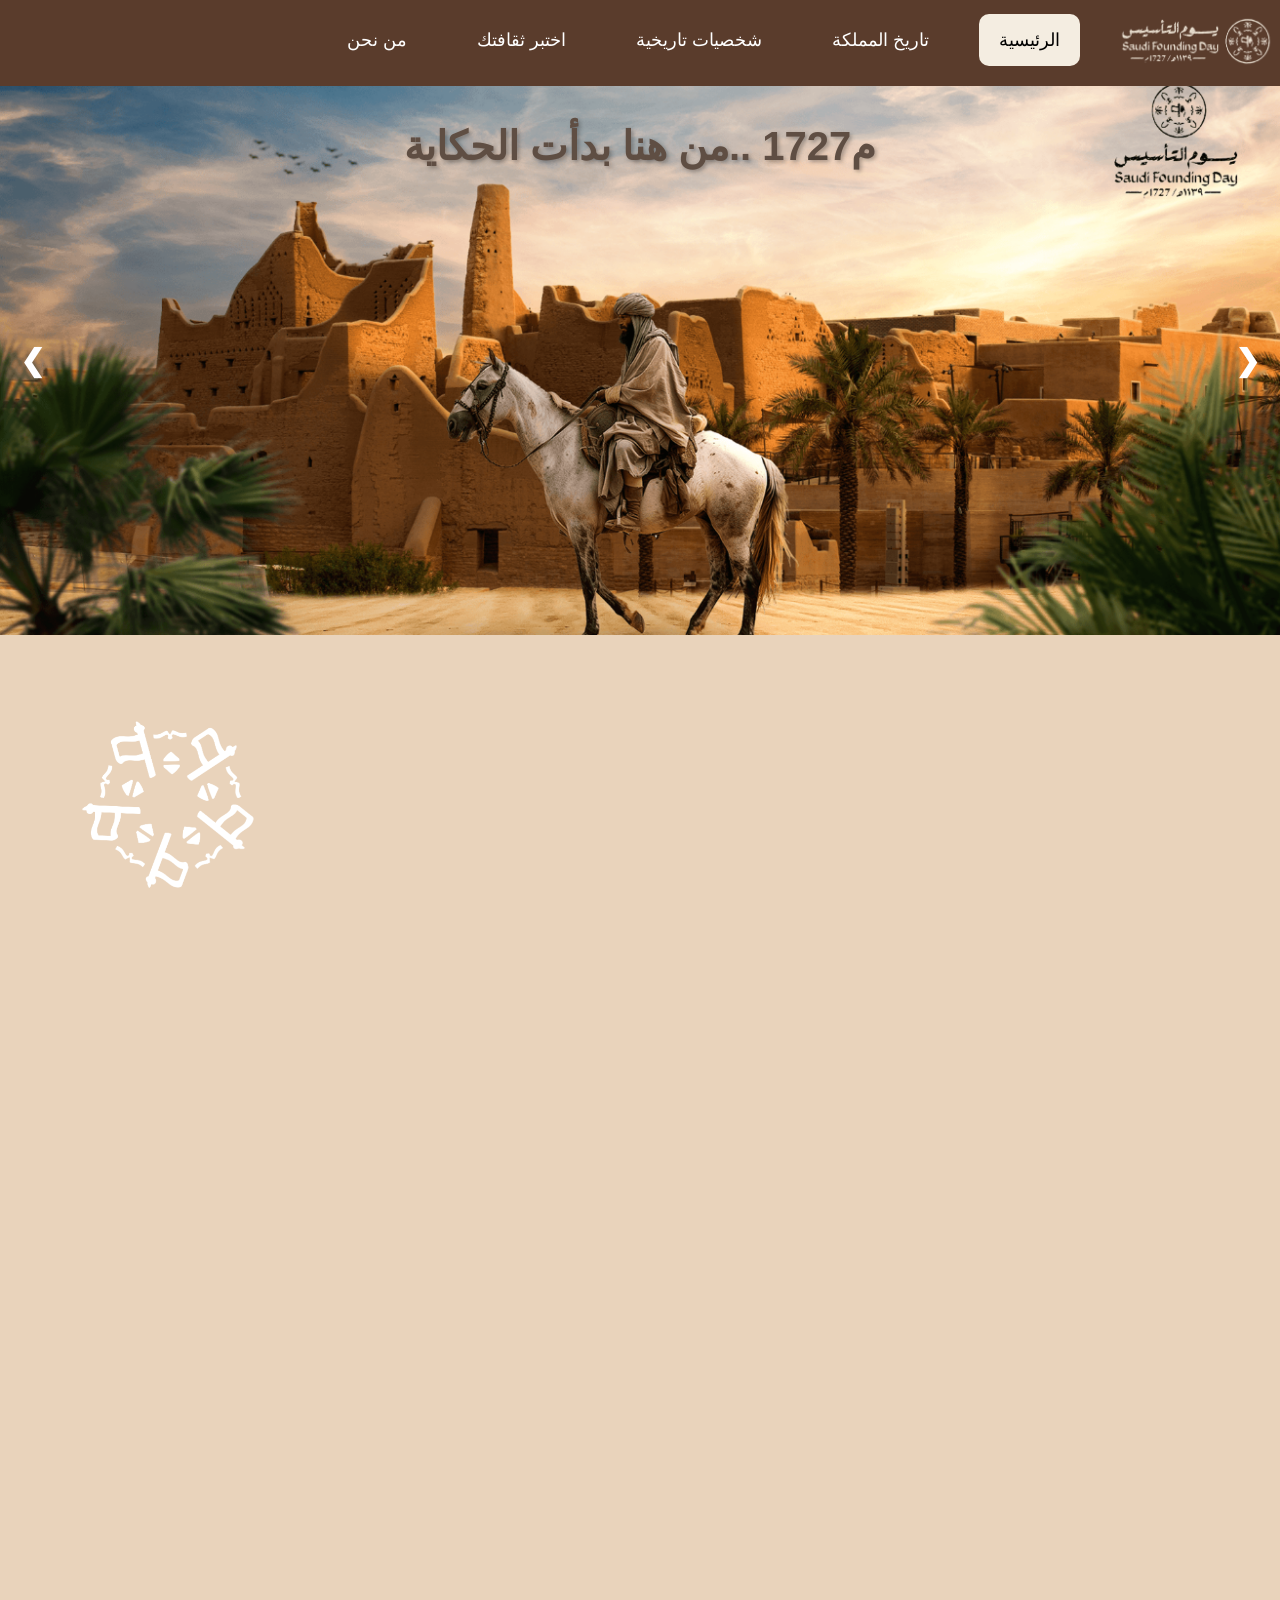
<file: index.html>
<!DOCTYPE html>
<html lang="ar">
 <head>
    <meta charset="UTF-8">
    <meta name="viewport" content="width=device-width, initial-scale=1.0">
    <link href="css/cssIndex.css" rel="stylesheet" type="text/css" media="all" />

    <title>يوم التأسيس</title>
    <link rel="stylesheet" href="https://cdnjs.cloudflare.com/ajax/libs/font-awesome/6.4.2/css/all.min.css">    
 </head>


 <body>
    <header class="header">
      <div class="navbar">
            <div class="logo">
                <img src="images/logo.png" height="60">
            </div>
           
            <nav class="navbar">
                <a href="index.html" class="active">الرئيسية</a>
                <a href="pages/history.html">تاريخ المملكة</a>
                <a href="pages/character.html">شخصيات تاريخية</a>
                <a href="pages/culture.html">اختبر ثقافتك</a>
                <a href="pages/about.html">من نحن</a>
            </nav>
        </div>
    </header>
    <div class="slideshow-container">
        <div class="slide fade">
            <img src="images/i-1.png" alt="صورة 1">
            <div class="text" style="color: #5f4e43;">م1727
..من هنا بدأت الحكاية
            </div>
        </div>
        <div class="slide fade">
            <img src="images/i-2.png" alt="صورة 2">
         
            </div>
     
    
        <!-- أزرار التنقل -->
        <a class="prev" onclick="changeSlide(-1)">&#10094;</a>
        <a class="next" onclick="changeSlide(1)">&#10095;</a>
    </div>
    
    <!-- محتوى الصفحة -->
<div class="content">
    <div class="hero-section">
        <div class="text" style="position: relative; display: inline-block; text-align: center;">
            مرحبًا بكم في موقع يوم التأسيس السعودي
            <p>
                في 22 فبراير من كل عام، تحتفي المملكة العربية السعودية بذكرى يوم التأسيس  
                تخليدًا لقيام الدولة السعودية الأولى على يد الإمام محمد بن سعود عام 1727م  
                إنه يومٌ يعكس جذور دولتنا العريقة، ووحدتنا الوطنية، واعتزازنا بتاريخنا المجيد
            </p>
        </div>
        <img src="images/i-cir.png" class="rotating-image" >
    </div>
 
       
        <div class="section-2">
            <div class="text" style="position: relative; display: inline-block;">
                أهداف يوم التأسيس
               <br/></br>
                <div class="cards-container">
                    <div class="card">
                        <div class="card-inner">
                            <div class="card-front"> الجذور الراسخة</div>
                            <div class="card-back">الاعتزاز بالجذور الراسخة للدولة السعودية</div>
                        </div>
                    </div>
            
                    <div class="card">
                        <div class="card-inner">
                            <div class="card-front"> الترابط الوثيق</div>
                            <div class="card-back">الاعتزاز بالارتباط الوثيق بين المواطنين وقادتهم</div>
                        </div>
                    </div>
            
                    <div class="card">
                        <div class="card-inner">
                            <div class="card-front"> الأمن والاستقرار</div>
                            <div class="card-back">الاعتزاز بما أرسته الدولة السعودية من الوحدة والاستقرار والأمن</div>
                        </div>
                    </div>
            
                    <div class="card">
                        <div class="card-inner">
                            <div class="card-front"> الصمود والدفاع</div>
                            <div class="card-back">الاعتزاز بصمود الدولة السعودية الأولى والدفاع عنها أمام الأعداء</div>
                        </div>
                    </div>
            
                  
                    </div>
                </div>
            </div>
        </div>


        <div class="section-3" style="font-size: 20px;">
           <div class="text" style="position: relative; display: block;">   
               <h2> الفرق بين يوم التأسيس واليوم الوطني</h2>
                <div class="comparison-container"><div class="comparison-box national-day">
                    <h2>اليوم الوطني </h2>
                    <p><strong> التاريخ:</strong> 23 سبتمبر</p>
                    <p><strong></strong>يوم توحيد المملكة العربية السعودية عام 1932م على يد الملك عبدالعزيز</p>
                </div>
            
                <div class="line"></div>
            
                <div class="comparison-box founding-day">
                    <h2>يوم التأسيس </h2>
                    <p><strong> التاريخ:</strong> 22 فبراير</p>
                    <p><strong> </strong> ذكرى إعلان الإمام محمد بن سعود تأسيس الدولة السعودية الأولى عام 1727م </p>
                </div>
            </div>
        </div>
        <br/>
    </div>
    <br/>
</div>

<!-- جافاسكريبت لتحديد الصفحة الحالية -->
<script>
    document.addEventListener("DOMContentLoaded", function() {
        let links = document.querySelectorAll(".navbar a");
        let currentUrl = window.location.href;

        links.forEach(link => {
            if (link.href === currentUrl) {
                links.forEach(l => l.classList.remove("active")); // إزالة التفعيل عن الكل
                link.classList.add("active"); // تفعيل الصفحة الحالية
            }
        });
    });
</script>
<script>
let slideIndex = 0;
let slideTimeout;

function showSlides() {
let slides = document.querySelectorAll(".slide");
slides.forEach(slide => {
    slide.style.display = "none";
});

slideIndex++;
if (slideIndex > slides.length) { slideIndex = 1; }

slides[slideIndex - 1].style.display = "block";

slideTimeout = setTimeout(showSlides, 4000);
}

function changeSlide(n) {
clearTimeout(slideTimeout); // إيقاف التبديل التلقائي عند استخدام الأزرار
slideIndex += n - 1;
showSlides();
}

showSlides();

</script>

</body>

<footer class="footer">
<h3>&copy; 2025 جميع الحقوق محفوظة</h3>
<a href="pages/about.html">
    <img src="images/icon.png" alt="قروب" width="50">
</a> 
</footer>
</html>
</file>
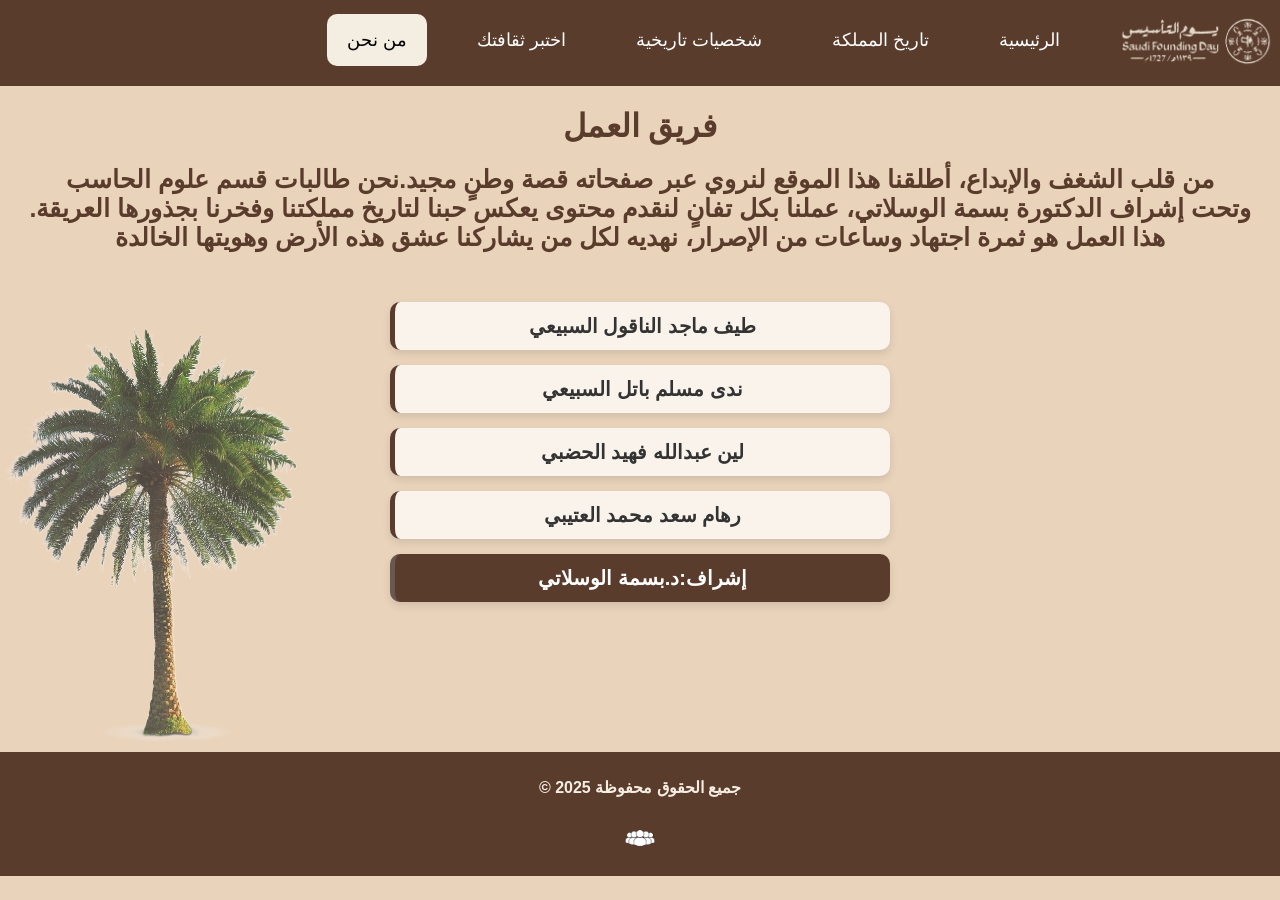
<file: pages/about.html>
<!DOCTYPE html>
<html lang="ar">
 <head>
    <meta charset="UTF-8">
    <meta name="viewport" content="width=device-width, initial-scale=1.0">
    <link href="../css/cssIndex.css"rel="stylesheet" type="text/css" media="all" />
    
    <title>يوم التأسيس</title>
            
 </head>
<style>
  
.container-a {
  margin: 0;
  padding: 0;
  width: 80%;
  margin: 50px auto;
  text-align: center;

}
.background-img {
    position: absolute;
    top: 60%;
    left: 0;
    transform: translateY(-50%);
    width: 300px; /* تحكم في حجم الصورة */
    opacity: 0.7; /* تقليل الوضوح حتى لا تطغى على النص */
    z-index: -1; /* جعلها في الخلف */
}

h2 {
  font-size: 32px;
  color: #5a3c2c;
  margin-bottom: 20px;
  font-family: 'Gill Sans', 'Gill Sans MT', Calibri, 'Trebuchet MS', sans-serif;
  direction: rtl;
  text-align: center;
}

.team {
  display: flex;
  flex-direction: column;
  align-items: center;
  gap: 15px;
}

/* تصميم الشريط */
.strip {
  background-color: #f9f3ec;
  border-left: 5px solid #5a3c2c; /* خط جانبي */
  border-radius: 10px;
  width: 60%;  /* تقليل العرض ليكون متناسقًا */
  max-width: 500px; /* تحديد الحد الأقصى للعرض */
  padding: 12px;
  font-size: 20px;
  color: #333;
  font-weight: bold;
  text-align: center;
  transition: background 0.3s ease-in-out, transform 0.2s;
  box-shadow: 0 4px 8px rgba(0, 0, 0, 0.1);
  cursor: pointer;
}

.strip:hover {
  background-color: #8cab7e;
  color: #fff;
  transform: scale(1.05);
}

/* تصميم خاص بالمشرف */
.supervisor {
  background-color: #5a3c2c;
  color: white;
  border-left: 5px solid #6a5752;
}

/* تحسين التناسق على الشاشات الصغيرة */
@media (max-width: 600px) {
  .strip {
      width: 80%; 
      font-size: 18px;
      padding: 10px;
  }
}
</style>

 <body>
    <header class="header">
      <div class="navbar">
            <div class="logo">
                <img src="../images/logo.png" height="60">
            </div>
           
            <nav class="navbar">
                <a href="../index.html" >الرئيسية</a>
                <a href="history.html">تاريخ المملكة</a>
                <a href="character.html">شخصيات تاريخية</a>
                <a href="culture.html">اختبر ثقافتك</a>
                <a href="about.html"class="active">من نحن</a>
            </nav>
        </div>


    </header>

  
<h2 >فريق العمل</h2>
<h2  style="font-size: 25px;">
    من قلب الشغف والإبداع، أطلقنا هذا الموقع لنروي عبر صفحاته قصة وطنٍ مجيد.نحن طالبات قسم علوم الحاسب<br/>
      وتحت إشراف الدكتورة بسمة الوسلاتي، عملنا بكل تفانٍ لنقدم محتوى يعكس حبنا لتاريخ مملكتنا وفخرنا بجذورها العريقة. <br/>
هذا العمل هو ثمرة اجتهاد وساعات من الإصرار، نهديه لكل من يشاركنا عشق هذه الأرض وهويتها الخالدة<br/>
</h2>


    <div class="container-a">
    <div class="team">
        <img src="../images/i-f.png" class="background-img">
    <div class="strip">  طيف  ماجد الناقول السبيعي </div>
        <div class="strip">ندى مسلم باتل السبيعي </div>
        <div class="strip"> لين عبدالله فهيد الحضبي</div>
        <div class="strip">رهام سعد محمد العتيبي</div>
        <div class="strip supervisor">  إشراف:د.بسمة الوسلاتي </div>
    </div>
</div>

    
</body>
  
<footer class="footer">
    <h3>&copy; 2025 جميع الحقوق محفوظة</h3>
    <a href="about.html">
        <img src="../images/icon.png" alt="قروب" width="50">
    </a> 
 </footer>
</html>
</file>
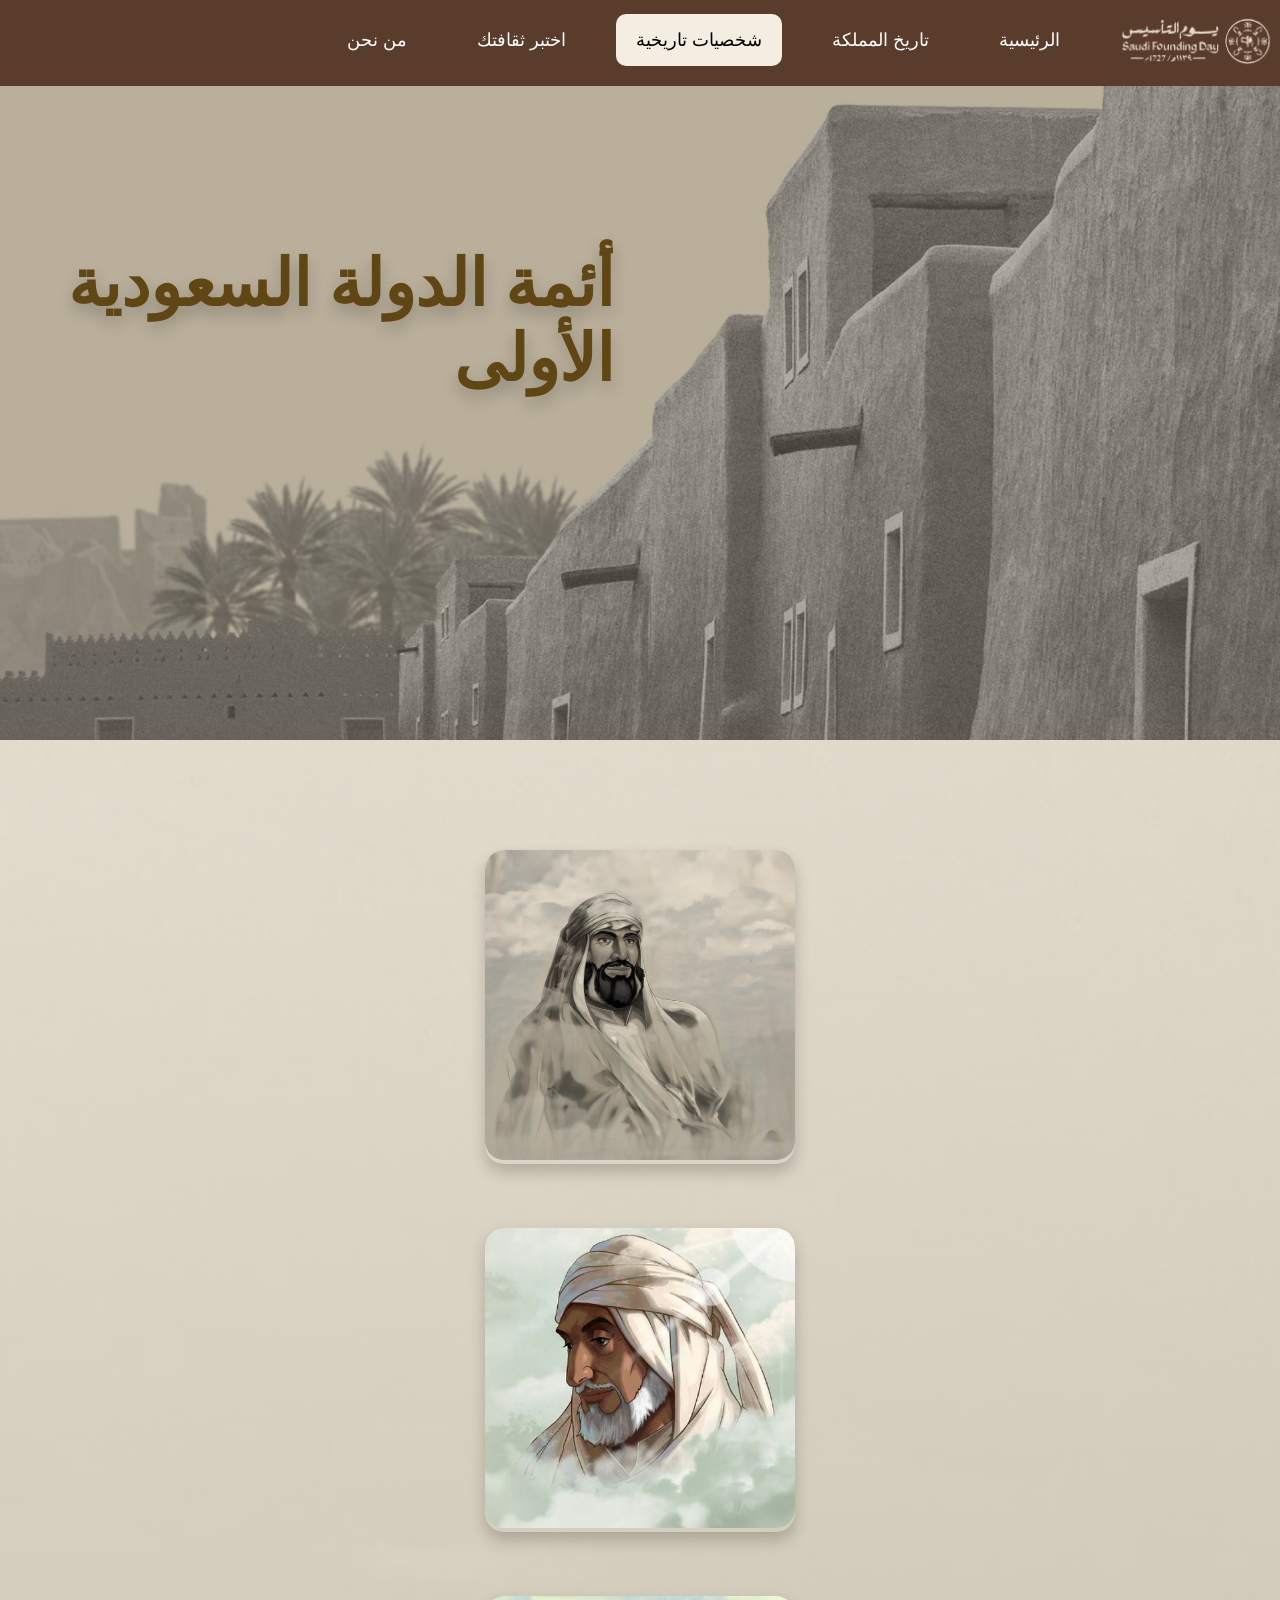
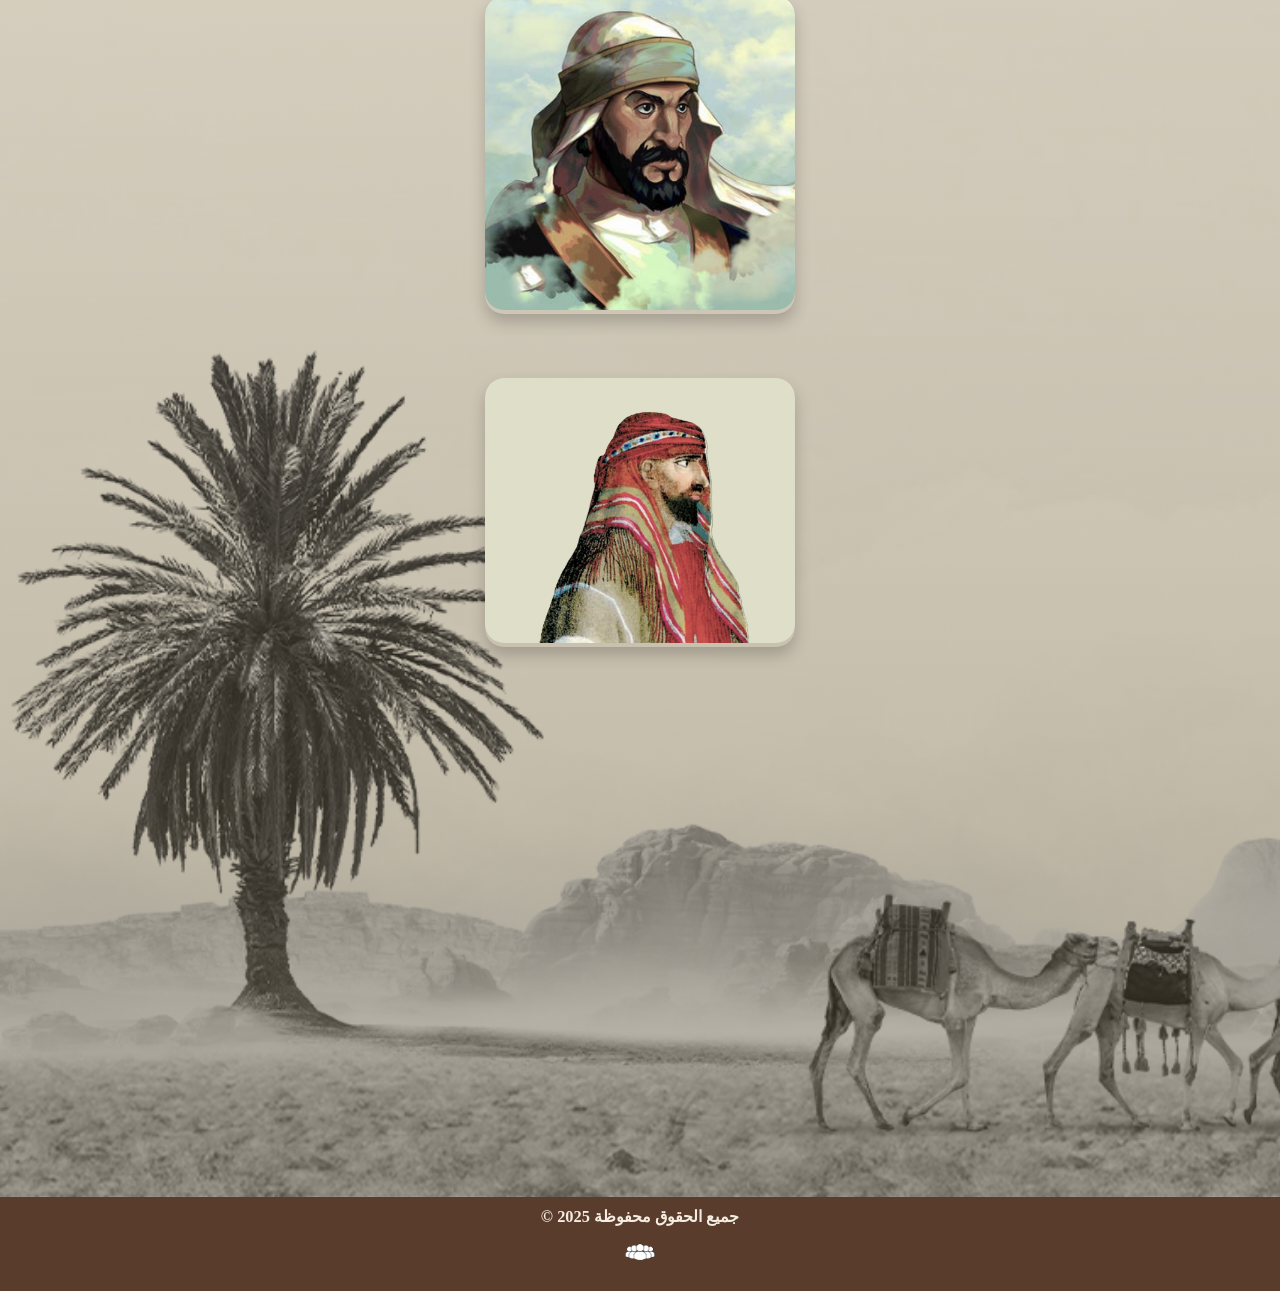
<file: pages/character.html>
<!DOCTYPE html>
<html lang="ar">
<head>
    <meta charset="UTF-8">
    <meta name="viewport" content="width=device-width, initial-scale=1.0">
    <title>الشخصيات التاريخية</title>
    <link href="../css/character.css" rel="stylesheet" type="text/css" media="all" />

</head>
<header class="header">
    <div class="navbar">
          <div class="logo">
              <img src="../images/logo.png" height="60">
          </div>
         
          <nav class="navbar">
              <a href="../index.html">الرئيسية</a>
              <a href="history.html">تاريخ المملكة</a>
              <a href="character.html" class="active" >شخصيات تاريخية</a>
              <a href="culture.html">اختبر ثقافتك</a>
              <a href="about.html">من نحن</a>
          </nav>
    </div>
</header>
<body> 
    <div class="banner__container">
        <h2> أئمة الدولة السعودية الأولى </h2>
    </div>
    <div class="content__area">
    <div class="container">
        <div class="card__container">
            <article class="card__article">
                <img src="../images/image1.png" alt="image" class="card__img">

                <div class="card__data">
                    <span class="card__descrption"> الإمام محمد بن سعود</span>
                    <h2 class="card__title"> مؤسس الدولة السعودية الأولى </h2>
                    <details class="card__details">
                        <summary class="card__button">المزيد</summary>
                        <p class="card__extra-content">
                            يعد شخصية تاريخية سعودية؛ باعتباره مؤسس دولة ومنشئ وحدة وطنية واجتماعية في منتصف الجزيرة العربية، جعل من الدرعية البذرة الأولى لمشروع الوحدة الوطنية حيث كانت الأساس لدولة امتدت منذ القرن الثاني عشر هجري، حتى توسعت لتشمل نجد، ثم معظم أجزاء الجزيرة العربية
                        </p>
                    </details>
                </div>
            </article>

            <article class="card__article">
                <img src="../images/image2.png" alt="image" class="card__img">

                <div class="card__data">
                    <span class="card__descrption"> الإمام عبد العزيز بن محمد  </span>
                    <h2 class="card__title">إمام  الدولة السعودية الأولى</h2>
                    <details class="card__details">
                        <summary class="card__button">المزيد</summary>
                        <p class="card__extra-content">
                            تولى الحكم بعد وفاة والده المؤسس وورث عن والده دولة ناشئة في وسط شبه الجزيرة العربية وعمل على تثبيت الحكم فيها وتوسيع رقعتها ووصلت الدولة في عهده إلى مكانة عالية حضارياً وسياساً وثقافياً
                        </p>
                    </details>

                </div>
            </article><article class="card__article">
                <img src="../images/image3.png" alt="image" class="card__img">

                <div class="card__data">
                    <span class="card__descrption">الإمام سعود بن عبدالعزيز </span>
                    <h2 class="card__title"> إمام الدولة السعودية الأولى</h2>
                    <details class="card__details">
                        <summary class="card__button">المزيد</summary>
                        <p class="card__extra-content">
                            بويع بالحكم بعد استشهاد والده وشهد عهده أعظم امتداد للدولة السعودية، رغم أنه واجه الكثير من التحديات من القوات العثمانية المعتدية
                        </p>
                    </details>
                </div>
            </article>

            <article class="card__article">
                <img src="../images/image4.png" alt="image" class="card__img">

                <div class="card__data">
                    <span class="card__descrption">الإمام عبدالله بن سعود </span>
                    <h2 class="card__title">  إمام الدولة السعودية الأولى </h2>
                    <details class="card__details">
                        <summary class="card__button">المزيد</summary>
                        <p class="card__extra-content">
                            اشتهر بالشجاعة والإقدام؛ فقد أفنى حياته في الدفاع عن الدولة السعودية وتصدى للعثمانيين بكل شجاعة، ضحى بحياته لإنقاذ الدرعية وأهلها وترك للتاريخ سيرة بطل مغوار قدم حياته لمصلحة الشعب والوطن
                        </p>
                    </details>
                </div>
            </article>

        </div>
    </div>
</div>
</body>

<footer class="footer">
    <h3>&copy; 2025 جميع الحقوق محفوظة</h3>
    <a href="about.html">
        <img src="../images/icon.png" alt="قروب" width="50">
    </a> 
</footer>

</html>
</file>
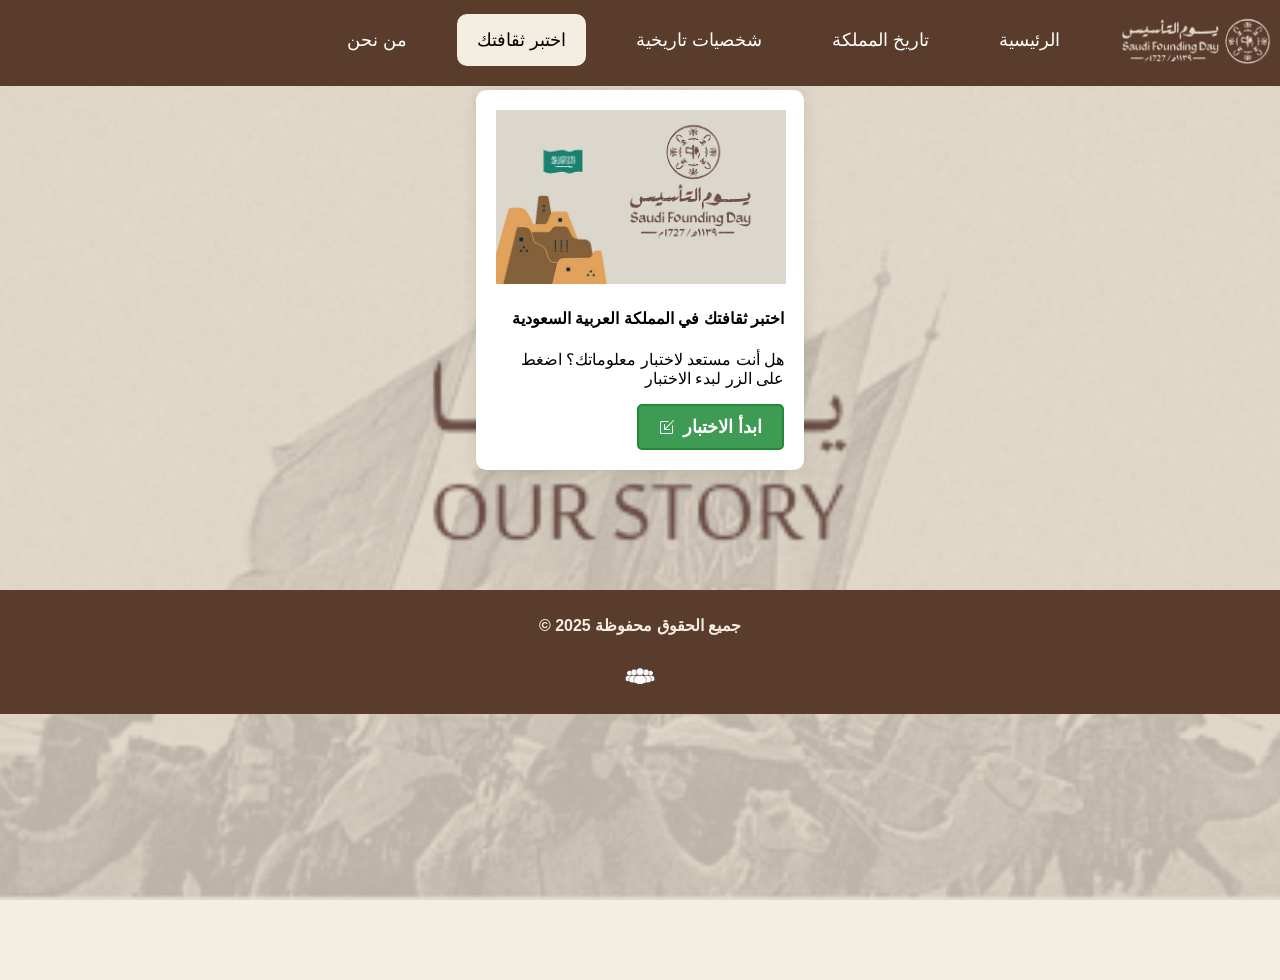
<file: pages/culture.html>
<!DOCTYPE html>
<html lang="ar">
<head>
    <meta charset="UTF-8">
    <meta name="viewport" content="width=device-width, initial-scale=1.0">

    <title>اختبر ثقافتك</title>
    <link rel="stylesheet" href="../css/culture.css">
</head>

<body class="d-flex align-items-center justify-content-center vh-100">
  <header class="header">
    <div class="navbar">
          <div class="logo">
            <img src="../images/logo.png" height="60">
          </div>
         
          <nav class="navbar">
              <a href="../index.html">الرئيسية</a>
              <a href="history.html" >تاريخ المملكة</a>
              <a href="character.html">شخصيات تاريخية</a>
              <a href="culture.html" class="active">اختبر ثقافتك</a>
              <a href="about.html">من نحن</a>
          </nav>
      </div>
  </header>
    <div class="text-center">
        <div class="card" style="width: 18rem;">
            <img src="../images/pic.jpg" class="card-img-top" alt="..."width="290">
            <div class="card-body">
              <h4>اختبر ثقافتك في المملكة العربية السعودية</h4>
              <p>هل أنت مستعد لاختبار معلوماتك؟ اضغط على الزر لبدء الاختبار</p>
              
             
             
              <div class="div">
                <a href="questions.html" class="start-button">
                  <svg xmlns="http://www.w3.org/2000/svg" width="16" height="16" fill="currentColor" class="bi bi-box-arrow-in-down-left" viewBox="0 0 16 16">
                      <path fill-rule="evenodd" d="M9.636 2.5a.5.5 0 0 0-.5-.5H2.5A1.5 1.5 0 0 0 1 3.5v10A1.5 1.5 0 0 0 2.5 15h10a1.5 1.5 0 0 0 1.5-1.5V6.864a.5.5 0 0 0-1 0V13.5a.5.5 0 0 1-.5.5h-10a.5.5 0 0 1-.5-.5v-10a.5.5 0 0 1 .5-.5h6.636a.5.5 0 0 0 .5-.5"/>
                      <path fill-rule="evenodd" d="M5 10.5a.5.5 0 0 0 .5.5h5a.5.5 0 0 0 0-1H6.707l8.147-8.146a.5.5 0 0 0-.708-.708L6 9.293V5.5a.5.5 0 0 0-1 0z"/>
                  </svg>
                  ابدأ الاختبار
              </a>
              </div>
            </div>
          </div>
      
       
    </div>
    <footer class="footer">
      <h3>&copy; 2025 جميع الحقوق محفوظة</h3>
      <a href="about.html">
          <img src="../images/icon.png" alt="قروب" width="50">
      </a> 
   </footer>
   
</body>
</html>
</file>
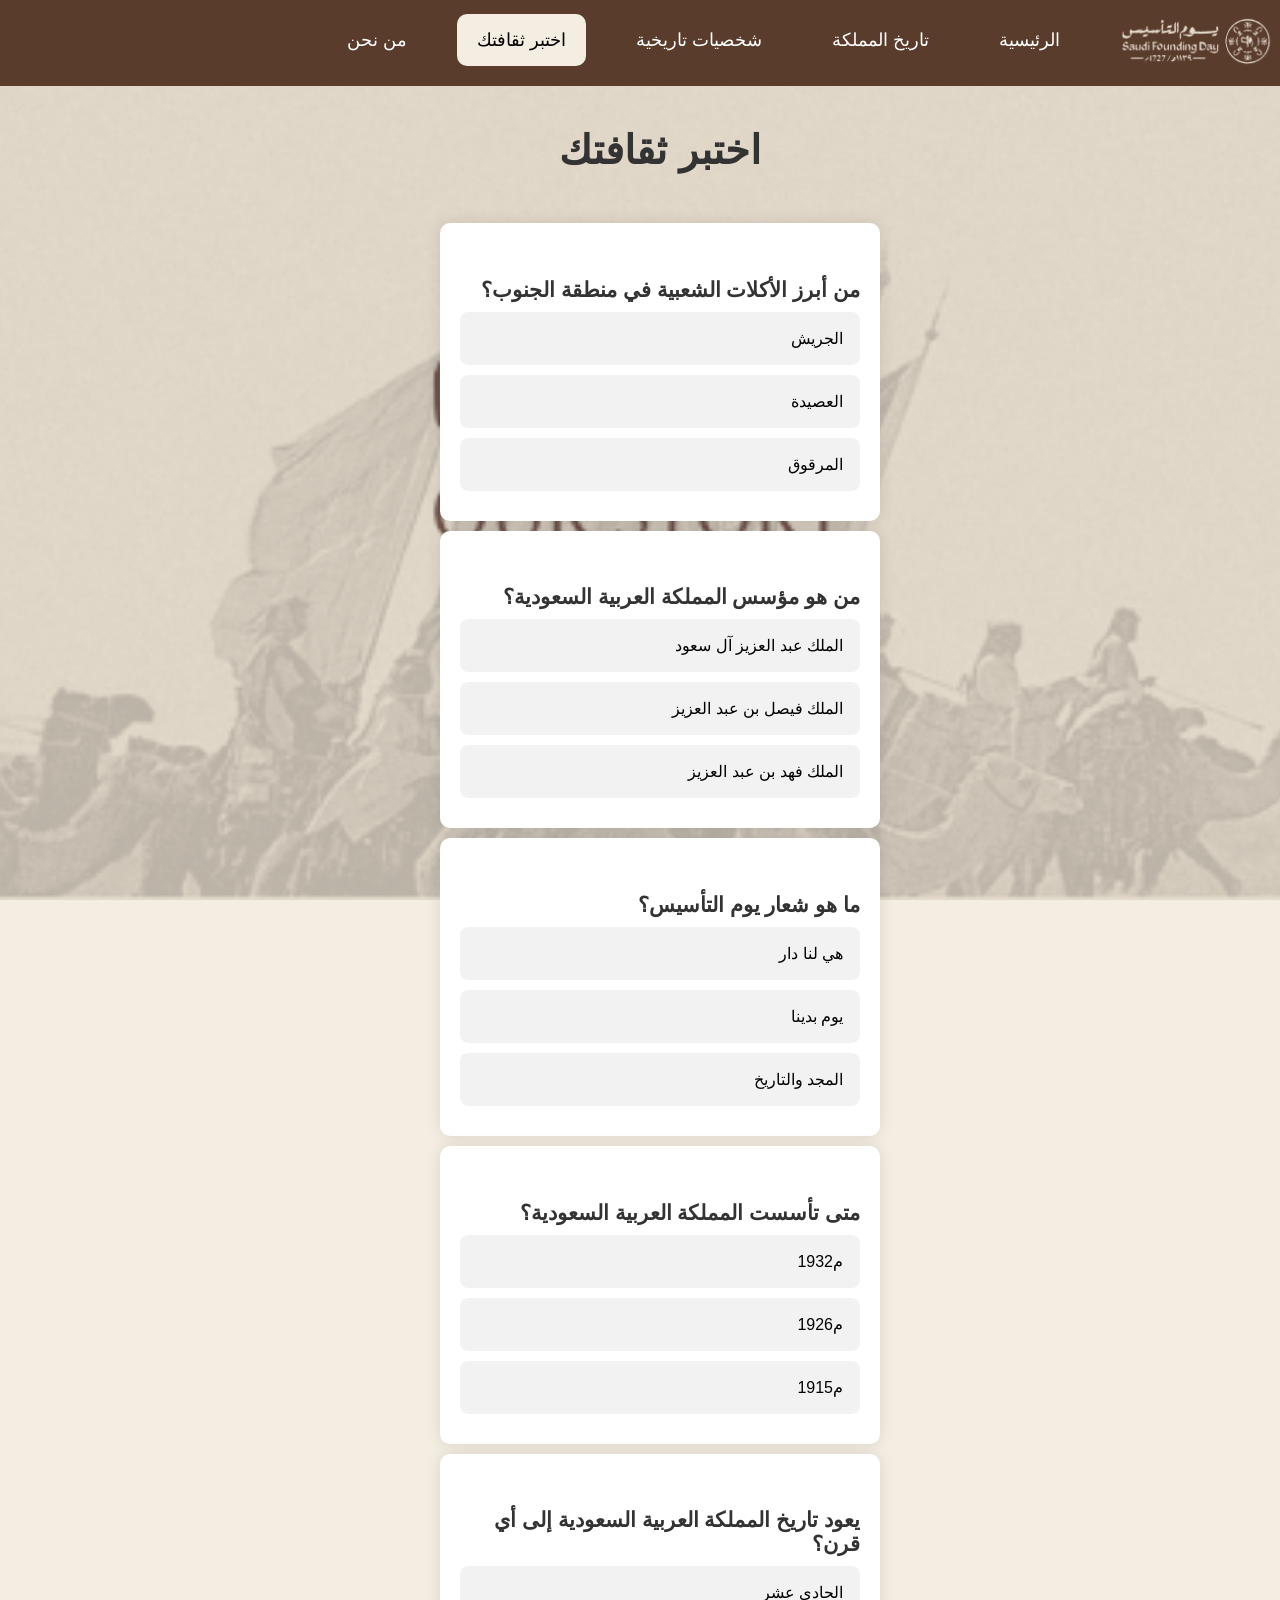
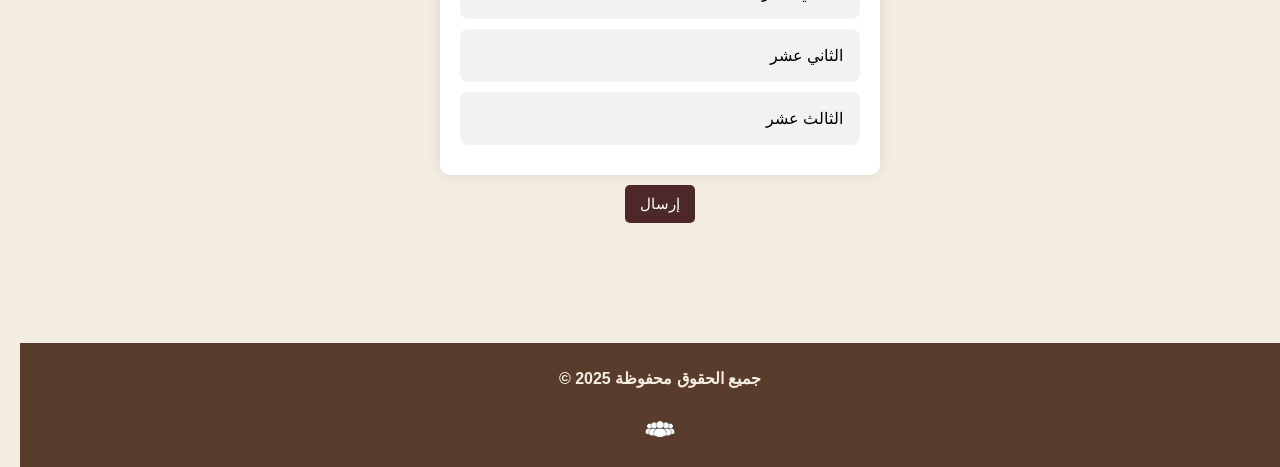
<file: pages/questions.html>
<!DOCTYPE html>
<html lang="ar">
<head>
    <meta charset="UTF-8">
    <meta name="viewport" content="width=device-width, initial-scale=1.0">
    <title>اختبر ثقافتك</title>
    <link rel="stylesheet" href="../css/culture.css">

</head>
    <body>
        <header class="header">
          <div class="navbar">
                <div class="logo">
                    <img src="../images/logo.png" height="60">
                </div>
               
                <nav class="navbar">
                    <a href="../index.html" >الرئيسية</a>
                    <a href="history.html">تاريخ المملكة</a>
                    <a href="character.html">شخصيات تاريخية</a>
                    <a href="culture.html" class="active">اختبر ثقافتك</a>
                    <a href="about.html" >من نحن</a>
                </nav>
            </div>
    
    
        </header>
    
    <div class="container mt-5">
        <h1 class="text-dark">اختبر ثقافتك</h1>
        <div id="questions-container" class="mt-5"></div>
      

    <script src="qustion.js"></script>
    <footer class="footer">
        <h3>&copy; 2025 جميع الحقوق محفوظة</h3>
        <a href="about.html">
            <img src="../images/icon.png" alt="قروب" width="50">
        </a> 
     </footer>
</body>
</html>
</file>
<file: css/cssIndex.css>
html, body {
  height: 100%;
  margin: 0; /* إزالة المسافات الافتراضية */
  min-height: 100vh;
    overflow: auto;
}

* {
  box-sizing: border-box; 
}
.container {
  width: 100%;
  height: 100vh;
  display: flex;
  justify-content: center; 
  align-items: center; 
}
.header {
    width: 100%;
    height: 80px;
    display: flex;
    align-items: center;
    justify-content: space-between; 
    padding: 10 20px;
    position: fixed; 
   top: 0;
   left: 0;
   right: 0;
   z-index: 1000;
  }
  
  .logo {
   display: flex;
align-items: center;
margin-left: 20px;
  
    max-width: 150px; 
    height: auto; 
  }
  .logo img{
    width: 300px;
    height: 60px;
  }
body {
    font-family: Arial, sans-serif;
    margin: 0;
   background-color:#e9d3bb;
 
    padding-top: 80px;
}

.navbar {
    position: flex;
    top: 0;
    left: 0;
    width: 100%;
    background-color: #5a3c2c;
    padding: 10px 0;
    z-index: 1000;
    direction: rtl;
    font-size: 35px;
    font-family: 'Gill Sans', 'Gill Sans MT', Calibri, 'Trebuchet MS', sans-serif;
   display: flex;

 gap: 30px;
 overflow: auto;
 
}

.navbar a {
    color: white;
    text-decoration: none;
    padding: 15px 20px;
    display: inline-block;
    font-size: 18px;
    transition: background 0.3s, color 0.3s;
}

.navbar a:hover {
    background-color: #8b5d4d;
    border-radius: 10px;
}

.navbar a.active {
    background-color: #f4ede1;
    color: black;
    border-radius: 10px;
}
/* تنسيق السلايد شو */
.slideshow-container {
    position: relative;
    max-width: 100%;
    margin: auto;
    margin-top: 0; 
    
}
.slideshow-container img {
  width: 100%; 
  height: auto; 
  object-fit: cover; 
}

@media (max-width: 768px) {
  .slideshow-container img {
      object-fit: contain; /* لا تكبير الصورة على الشاشات الصغيرة */
  }
}

/* أزرار التنقل */
.prev, .next {
    position: absolute;
    top: 50%;
    transform: translateY(-50%);
    font-size: 30px;
    font-weight: bold;
    padding: 10px;
    color: white;
    border: none;
    cursor: pointer;
    transition: 0.3s;
    background: none;
}

.prev { left: 10px; }
.next { right: 10px; }


.text {
    position: absolute;
    left: 50%;
    top: 5%;
    font-size: 40px;
    font-family: 'Gill Sans', 'Gill Sans MT', Calibri, 'Trebuchet MS', sans-serif;
    padding: 15px 30px;
    border-radius: 10px;
    text-align: center;
    opacity: 0;
    animation: moveText 1.5s ease-in-out forwards;
font-weight:bold ;
text-shadow: 2px 2px 4px rgba(0, 0, 0, 0.3);

}

 
  p {
    font-size: 25px; 
    color: #000000;  
    position: relative;
    left: 50%; 
    transform: translateX(-50%);
    margin-top:70px;
    text-align: center;
  }

  @media (max-width: 768px) {
    .slideshow-container .text {
        font-size: 18px;
        text-align: center; 
        padding: 10px;
    }
  
    .slideshow-container p {
        font-size: 14px;
        text-align: center; 
        padding: 5px; 
    }
  }
  
/* تأثير الحركة */
@keyframes moveText {
    from {
        transform: translate(-50%, 50px);
        opacity: 0;
    }
    to {
        transform: translate(-50%, 0);
        opacity: 1;
    }
}

/* تنسيق المحتوى */
.content {
    padding: 20px;
    text-align: center;
}

h1 {
    color: #5a3c2c;
    font-family: 'Franklin Gothic Medium', 'Arial Narrow', Arial, sans-serif;
    font-size: 25px;
}

.hero-section {
 background-image: url(../images/i-3.png);
   background-size: cover;
  background-position: center;
  background-repeat: no-repeat;
  height: 100vh; 
  width: 100%; 
  display: flex;
  align-items: center; 
  justify-content: center;
  text-align: center;
  color: #5a3c2c; 
  font-size: 24px;
  font-family: 'Gill Sans', 'Gill Sans MT', Calibri, 'Trebuchet MS', sans-serif;
  position: relative; 
}

.rotating-image {
height: 300px;
width: 300px;
  animation: rotate 15s linear infinite; /* دوران بطيء */
  position: absolute; /* وضع الصورة داخل الـ hero-section */
  top:0; /* أسفل اليسار */
  left: 0px; /* إلى اليسار */
  opacity: 1; /* تأكد من أن الصورة مرئية */
  z-index: 100;
}
@keyframes rotate {
  from { transform:rotate(0deg); }
  to { transform: rotate(360deg); }
}


.section-2 {
background-image: url(../images/i-4.png);
    background-color:#6c4e46;
  background-position: right;
    background-position: center;
    background-repeat: no-repeat;
    background-position: left center;
    height: 100vh;
    width: 100%; 
    display: flex;
    align-items: center; 
    justify-content: center; 
    text-align: center;
    color: white;
    font-size: 24px;
  }


.section-3 {
  background-image: url(../images/i-5.png);
  background-repeat: no-repeat;
  background-position: center;
  background-size: cover;
  height: 100vh; 
  width: 100%; 
  display: flex;
  align-items: center;
  justify-content: center; 
  text-align: center;
  color: white; 
  font-size: 24px;
  margin-top: 100px;
  }

h2 {
  color: #5a3c2c;
  font-size: 26px;
  margin-bottom: 30px;
  font-family: 'Gill Sans', 'Gill Sans MT', Calibri, 'Trebuchet MS', sans-serif;
}

.cards-container {
  display: flex;
  flex-wrap: wrap;
  justify-content: center;
  gap: 20px;
}

.card {
  width: 250px;
  height: 150px;
  perspective: 1000px;
}

.card-inner {
  width: 100%;
  height: 100%;
  position: relative;
  transform-style: preserve-3d;
  transition: transform 0.6s;
}

.card:hover .card-inner {
  transform: rotateY(180deg);
}

.card-front, .card-back {
  width: 100%;
  height: 100%;
  position: absolute;
  backface-visibility: hidden;
  display: flex;
  align-items: center;
  justify-content: center;
  border-radius: 10px;
  box-shadow: 0 4px 8px rgba(0, 0, 0, 0.2);
  font-size: 18px;
  font-weight: bold;
}

.card-front {
  background-color: #5a3c2c;
  color:#f4ede1;
}

.card-back {
  background-color:#f4ede1;
  color: #5a3c2c;
  transform: rotateY(180deg);
  padding: 10px;
}
@media (max-width: 768px) {
  .cards-container {
      flex-direction: column; 
      align-items: center;
  }

  .card {
      width: 80%; 
      height: 120px; 
  }

  .card-front, .card-back {
      font-size: 16px; 
      padding: 10px;
  }
}
.comparison-container {
  display: flex;
  align-items: center;
  justify-content: center;
  gap: 40px;
  margin: 40px 0;
  flex-wrap: wrap; 
}

.comparison-box {
  background-color: #f9f3ec;
  padding: 20px;
  border-radius: 15px;
  width: 250px;
  text-align: center;
  box-shadow: 2px 2px 10px rgba(0, 0, 0, 0.1);
  font-size: 18px;
  font-weight: bold;
  flex: 1;
}


.national-day {
  border: 3px solid #8cab7e; 
}

.founding-day {
  border: 3px solid #5a3c2c; 
}

.line {
  width: 4px;
  height: 100px;
  background-color: #6c4e46;
  border-radius: 5px;
}
@media (max-width: 430px) { 
  .comparison-container {
      margin-bottom: 60px; /* إضافة مسافة بين البوكسات والفوتر */
  }

  footer {
      padding: 15px 0; /* ضبط التباعد داخل الفوتر */
      font-size: 12px; /* تصغير حجم الخط ليكون متناسقًا */
      text-align: center; /* ضمان أن يكون النص في المنتصف */
  }

}
h3{
  
  color: #f4ede1;
   font-size: 16px;
   font-family: 'Gill Sans', 'Gill Sans MT', Calibri, 'Trebuchet MS', sans-serif;
}
footer {
  position: relative;
  width: 100%; 
  text-align: center;
  padding: 10px 0;
  background-color:#5a3c2c; 
  color:#f4ede1; 
  font-size: 14px;
  bottom: -100px;
}
</file>
<file: css/character.css>
@charset "utf-8";

*{
    margin: 0;
    padding: 0;
}
:root{
    --title-color:hsl(27, 70%, 13%);
    --text-color:hsl(30, 14%, 47%);
    --extra-color:hsl(32, 24%, 32%);
    --container-color:hsla(26, 26%, 84%, 0.864);
    --h2-font-size: 1.3rem;
    --small-font-size: 1.2rem;
    --smaller-font-size: 1.1rem
}

.header {
    width: 100%;
    height: 80px;
    display: flex;
    align-items: center; 
    justify-content: space-between; 
    padding: 10 20px;
    position: fixed; 
    top: 0;
    left: 0;
    right: 0;
    z-index: 1000;
  }
.logo {
    display: flex;
    align-items: center;
    margin-left: 20px;
    max-width: 150px; 
    height: auto; 
  }
.logo img{
    width: 300px;
    height: 60px;
  }
.navbar {
    position: flex;
    top: 0;
    left: 0;
    width: 100%;
    background-color: #5a3c2c;
    padding: 10px 0;
    z-index: 1000;
    direction: rtl;
    font-size: 35px;
    font-family: 'Gill Sans', 'Gill Sans MT', Calibri, 'Trebuchet MS', sans-serif;
    display: flex;
    gap: 30px;
    overflow: auto;
}
.navbar a {
    color: white;
    text-decoration: none;
    padding: 15px 20px;
    display: inline-block;
    font-size: 18px;
    transition: background 0.3s, color 0.3s;
    border-radius: 10px;
}
.navbar a:hover {
    background-color: #8b5d4d;
    border-radius: 10px;
}
.navbar a.active {
    background-color: #f4ede1;
    color: black;
    border-radius: 10px;
}
.banner__container{
    background-image: url(../images/banner.jpg);
    background-size: cover;
    width: 100%;
    height: 660px;
    position: relative;
    padding: 0;
}
.banner__container::after{
    content: '';
    position: absolute;
    top: 0;
    left: 0;
    display: block;
    width: 100%;
    height: 100%;
    background: #776e5f;
    opacity: .5;
    z-index: 0;
}
.banner__container h2{
    padding-top: 13%;
    padding-left: 3%;
    padding-right: 52%;
    font-size: 65px;
    font-weight: bolder;
    text-align: right;
    font-family: 'Gill Sans', 'Gill Sans MT', Calibri, 'Trebuchet MS', sans-serif;
    color: rgb(95, 70, 20);
    text-shadow: 0 8px 16px rgba(0, 0, 0, 0.2); 
    position: relative;
    z-index: 1;
}
.content__area{
    background-image: linear-gradient( to bottom, rgba(136, 128, 116, 0.1), rgba(107, 97, 73, 0.432)), url(../images/background.png);
    background-size: cover;
    background-repeat: no-repeat;
    background-attachment: scroll;
    background-position: left ;
    padding-bottom: 0;
    margin-bottom: 0;
}
body{
    padding-top: 80px;
    margin-top: 0rem;
    margin-bottom: 0rem;
}
.container{
    display: grid;
    place-items: center;
    margin-inline: 1.5rem;
    padding-block: 5rem;
    margin-bottom: 0px;
}
.card__container{
    display: grid;
    row-gap: 4rem;
    justify-content: center;
    flex-wrap: wrap;
    margin-bottom: 470px;
    margin-top: 30px;
}
.card__article{
    position: relative;
    overflow: hidden;
    box-shadow: 0 8px 16px rgba(0, 0, 0, 0.2); 
    transition: box-shadow 0.3s ease-in-out, transform 0.3s ease-in-out;
    border-radius: 1.2rem ;
}
.card__img{
    width: 310px;
    border-radius: 1.2rem;
}
.card__data{
    width: 220px;
    background-color: var(--container-color);
    padding: 1.2rem 1.7rem;
    box-shadow: 0 8px 24px hsla(0, 0%, 0%, .15);
    border-radius: 1rem;
    position: absolute;
    bottom: -7rem;
    left: 0;
    right: 0;
    margin-inline: auto;
    opacity: 0;
    transition: opacity 1s 1s;
}.card__descrption{
    display: block;
    font-size: var(--small-font-size);
    font-weight: 500;
    font-family: 'Gill Sans', 'Gill Sans MT', Calibri, 'Trebuchet MS', sans-serif;
    text-align: right;
    color: var(--title-color);
    margin-bottom: .25rem;
}
.card__title{
    font-size: var(--h2-font-size);
    font-family: 'Gill Sans', 'Gill Sans MT', Calibri, 'Trebuchet MS', sans-serif;
    font-weight: 500;
    text-align: right;
    color: var(--title-color);
    margin-bottom: .5rem;
}
.card__details summary {
    cursor: pointer;
    font-size: var(--smaller-font-size);
    font-family: 'Gill Sans', 'Gill Sans MT', Calibri, 'Trebuchet MS', sans-serif;
    font-weight: 500;
    color: var(--text-color);
    text-align: right;
    text-decoration: none;
}
.card__details summary:hover {
    text-decoration:none;
}
.card__extra-content {
    margin-top: 10px;
    font-size: var(--smaller-font-size);
    font-weight: 500;
    font-family: 'Gill Sans', 'Gill Sans MT', Calibri, 'Trebuchet MS', sans-serif;
    text-align: right;
    color: var(--extra-color);
}
.card__article:hover .card__data{
    animation: show-data 1s forwards;
    opacity: 1;
    transition: opacity .3s;
}
.card__article:hover{
    animation: remove-overflow 2s forwards;
    box-shadow: 0 12px 24px rgba(0, 0, 0, 0.3);
    transform: translateY(-5px);
    border-radius: 1.2rem ;
}
.card__article:not(:hover){
    animation: show-overflow 2s forwards;
}
.card__article:not(:hover) .card__data{
    animation: remove-data 1s forwards;
}
@keyframes show-data{
    50%{
        transform: translateY(-7rem);
    }
    100%{
        transform: translateY(-5rem);
    }
}
@keyframes remove-overflow{
    to{
        overflow: initial;
    }
}
@keyframes remove-data{
    0%{
        transform: translateY(-5rem);
    }
    50%{
        transform: translateY(-7rem);
    }
    100%{
        transform: translateY(.5rem);
    }
}
@keyframes show-overflow{
    0%{
        overflow: initial;
        pointer-events: none;
    }
    50%{
        overflow: hidden;
    }
}
.h3{
    color: #f4ede1;
    font-size: 16px;
    font-family: 'Gill Sans', 'Gill Sans MT', Calibri, 'Trebuchet MS', sans-serif;
  }
.footer {
    position: relative;
    width: 100%; 
    text-align: center;
    padding: 10px 0;
    background-color:#5a3c2c; 
    color:#f4ede1; 
    font-size: 14px; 
  }
  @media screen and (max-width: 340px){
    .container{
        margin-inline: 1rem;
    }
    .card__data{
        width: 250px;
        padding: 1rem;
    }
    .content__area{
        background-position: left;
    }
    .banner__container h2{
        padding-right: 13%;
        padding-left: 6%;
        padding-top: 40%;
        font-size: 28px;
        text-align: right;
    }
    .banner__container{
        position: center;
    }
}
@media screen and (max-width: 768px){
    .card__container{
        grid-template-columns: repeat(1, 1fr);
        column-gap: 2rem;
    }
    .content__area{
        background-position: left;
    }
    .banner__container h2{
        padding-right: 13%;
        padding-left: 4%;
        padding-top: 40%;
        font-size: 32px;
        text-align: right;
        font-weight:bolder;
    }
    .banner__container{
        position: center;
    }
}
</file>
<file: css/culture.css>
.header {
    width: 100%;
    height: 80px;
    display: flex;
    align-items: center; /* توسيط العناصر عموديًا */
    justify-content: space-between; /* توزيع اللوجو يسارًا والقائمة يمينًا */
    padding: 10 20px;
    position: fixed; /* لجعل الهيدر ثابتًا */
   top: 0;
   left: 0;
   right: 0;
   z-index: 1000;
  }
  
  .logo {
   display: flex;
align-items: center;
margin-left: 20px;
  
    max-width: 150px; /* أقصى عرض */
    height: auto; /* يحافظ على تناسب الأبعاد */
  }
  .logo img{
    width: 300px;
    height: 60px;
  }
body {
    font-family: Cairo , sans-serif;
    margin: 0;
   background-color: #f4ede1;
 
    padding-top: 80px;
    padding-bottom: 0; 
margin-bottom: 0;
}

.navbar {
    position: flex;
    top: 0;
    left: 0;
    width: 100%;
    background-color: #5a3c2c;
    padding: 10px 0;
    z-index: 1000;
    direction: rtl;
    font-size: 35px;
    font-family: 'Gill Sans', 'Gill Sans MT', Calibri, 'Trebuchet MS', sans-serif;
   display: flex;

 gap: 30px;
 overflow: auto;
 
}

.navbar a {
    color: white;
    text-decoration: none;
    padding: 15px 20px;
    display: inline-block;
    font-size: 18px;
    transition: background 0.3s, color 0.3s;
}

.navbar a:hover {
    background-color: #8b5d4d;
    border-radius: 10px;
}

.navbar a.active {
    background-color: #f4ede1;
    color: black;
    border-radius: 10px;
}

  .container {
    display: flex;
    justify-content: center; /* لتوسيط المحتوى أفقيًا */
    align-items: center; /* لتوسيط المحتوى عموديًا */
    flex-direction: column;
    width: 100%;
    padding: 20px;
    text-align: center;
}
  h1 {
    font-size: 2.5em;
    margin-bottom: 40px;  
    color: #333;
  }

  .card {
    background-color: #fff;
    padding: 20px;
    margin-bottom: 20px;
    border-radius: 10px;
    box-shadow: 0 0 15px rgba(0, 0, 0, 0.1);
    text-align: right;
    width: 100%;
    max-width: 400px; 
    height: auto;
    margin: 10px auto;
}
  .card-title {
    font-size: 1.3em;
    margin-bottom: 10px;
    color: #333;
  }
   .p{
     color:#000000;
}
   .h4{
    color: #000000;
    text-align: center;
   }
  .card-text {
    font-size: 1.1em;
    margin-bottom: 15px;
    color: #555;
  }

  .answer-option {
    background-color: rgba(0, 0, 0, 0.05);
    padding: 15px;
    margin-bottom: 10px;
    border-radius: 8px;
    cursor: pointer;
    text-align: right;
    transition: background-color 0.3s, box-shadow 0.3s;
    border: 2px solid transparent;
  }

  .answer-option:hover {
    background-color: #d4edda;
    box-shadow: 0 0 10px rgba(134, 92, 15, 0.329);
  }

  #result-container {
    font-size: 1.5em;
    font-weight: bold;
    text-align: center;
    color: #333;
    margin-top: 40px; 
  }

  .result-card {
    background-color: #fff;
    padding: 20px;
    border-radius: 10px;
    box-shadow: 0 0 15px rgba(0, 0, 0, 0.1);
    width: 100%;
    max-width: 400px;
    margin: 10px auto;
    text-align: center;
  }

  .selected {
    background-color: #91792877; 
    border: 2px solid #332c18;  
    box-shadow: 0 0 10px rgba(94, 80, 59, 0.5); 
  }
  .start-button {
    display: inline-flex;
    align-items: center;
    justify-content: center;
    padding: 10px 20px;
    background-color: #3e9b53; /* اللون الأخضر */
    color: white;
    text-decoration: none;
    border-radius: 5px;
    font-size: 18px;
    font-weight: bold;
    border: 2px solid #208a39;
    transition: background-color 0.3s, border-color 0.3s;
}

.start-button svg {
    margin-right: 8px;
}

.start-button:hover {
    background-color: #218838; /* تغيير اللون عند التمرير */
    border-color: #309145;
}
.submit-button {
  padding: 10px 15px;
  background-color: #4d2828; /* اللون الأخضر */
  color: white;
  border: none;
  border-radius: 5px;
  font-size: 15px;
  cursor: pointer;
  transition: background-color 0.3s, transform 0.2s;
}

.submit-button:hover {
  background-color: #409953; /* تغيير اللون عند التمرير */
  transform: scale(1.05); /* تكبير الزر قليلاً */
  margin-bottom: 20px; /* يمكنك تغيير القيمة حسب الحاجة */

}

.submit-button:focus {
  outline: none;
}
body {
  background-image: url(../images/founding-day-card.png);
  background-size: cover; /* لتغطية كامل الصفحة */
  background-position: center; /* لضبط الصورة في منتصف الصفحة */
  height: 100vh; /* لتغطية كامل الشاشة */
  margin: 0;
  background-attachment: fixed; /* لجعل الصورة ثابتة أثناء التمرير */
  background-repeat: no-repeat; /* لمنع تكرار الصورة */

}


  @media (max-width: 768px) {
    .result-card {
      margin: 20px;
      padding: 15px;
    }
  }
  @media (max-width: 768px) {
    body {
      background-attachment: scroll; /* لتغيير سلوك الصورة على الشاشات الصغيرة */
    }
  }
  h3{
  
    color: #f4ede1;
     font-size: 16px;
     font-family: 'Gill Sans', 'Gill Sans MT', Calibri, 'Trebuchet MS', sans-serif;
  }
  footer {
    position: relative;
    width: 100%; 
    text-align: center;
    padding: 10px 0;
    background-color:#5a3c2c; 
    color:#f4ede1; 
    font-size: 14px;
    margin-top: 20px;
    bottom: -100px;
    left: 0; /* اجعل الفوتر يمتد من اليسار */

  }
</file>
